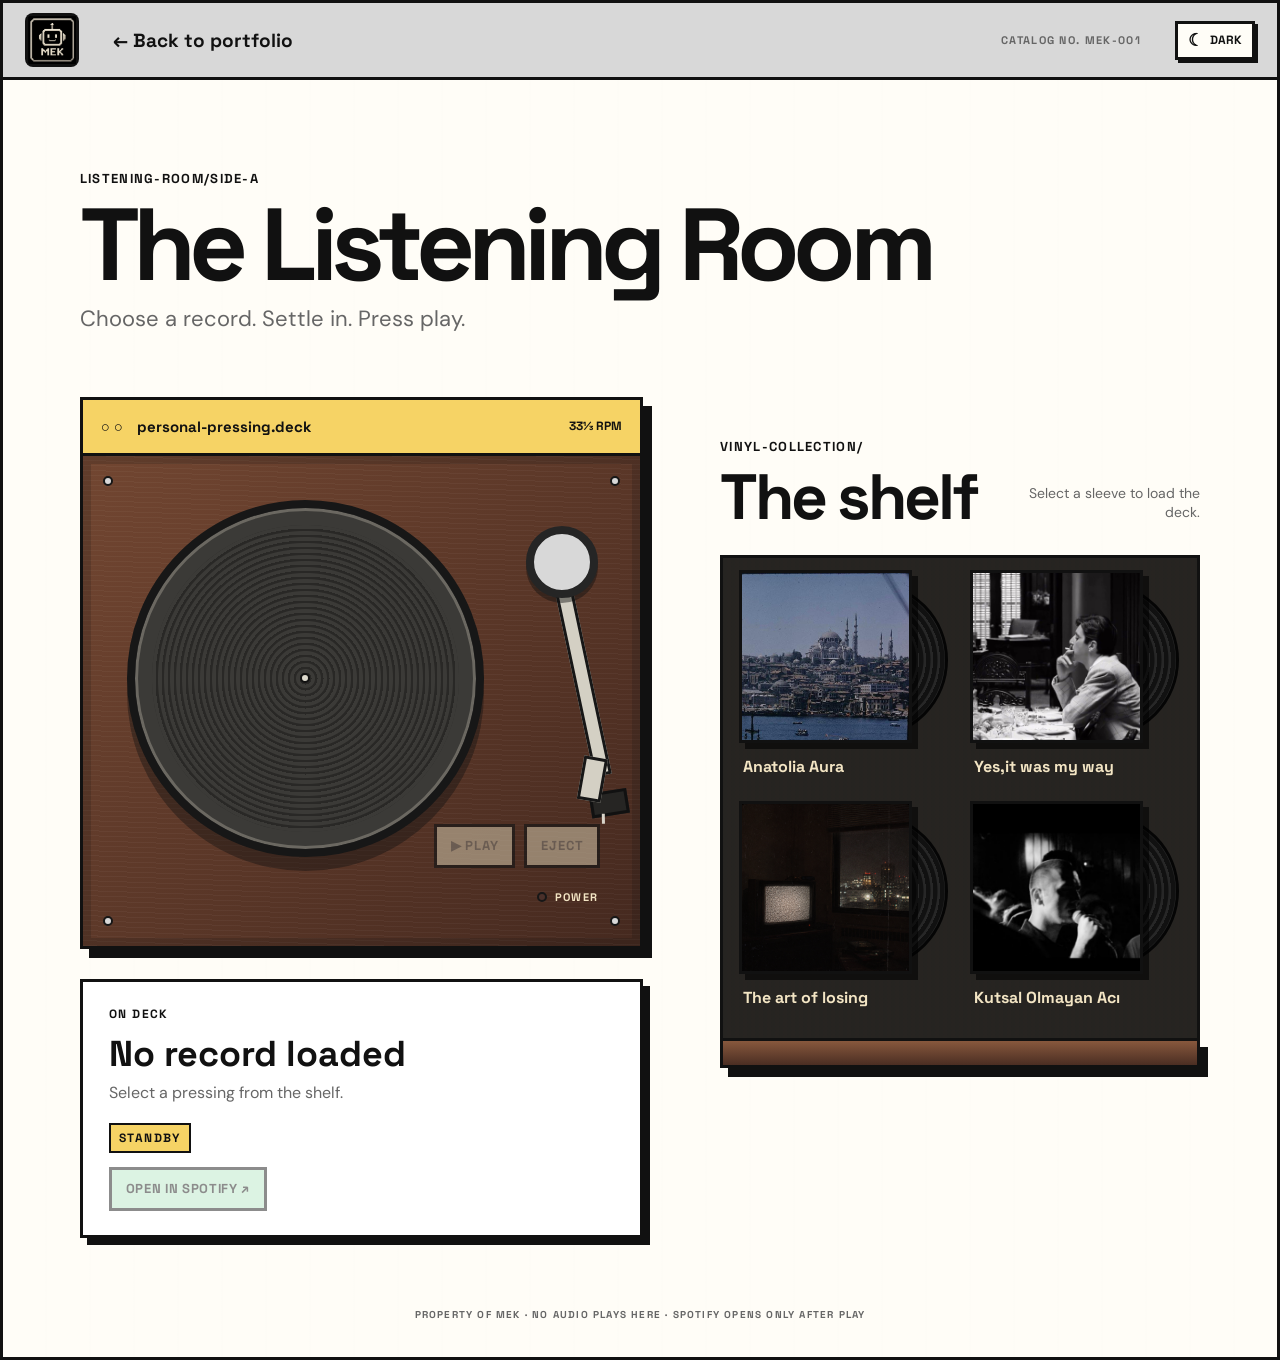
<file: listening-room.html>
<!doctype html>
<html lang="en">
<head>
  <meta charset="utf-8">
  <meta name="viewport" content="width=device-width,initial-scale=1">
  <meta name="description" content="A small interactive retro listening room by Mahmut Esat Kolay. Choose a record, place it on the turntable, and continue listening on Spotify.">
  <title>Listening Room | Mahmut Esat Kolay</title>
  <link rel="icon" type="image/png" href="assets/branding/mek-icon.png">
  <script>
    (() => {
      try {
        const savedTheme = localStorage.getItem("portfolio-theme");
        document.documentElement.dataset.theme = savedTheme === "dark" ? "dark" : "light";
      } catch (error) {
        document.documentElement.dataset.theme = "light";
      }
    })();
  </script>
  <link rel="stylesheet" href="style.css">
  <link rel="stylesheet" href="listening-room.css">
</head>

<body class="listening-room-page">
  <header class="topbar listening-room-topbar">
    <a class="logo" href="index.html" aria-label="Return to Mahmut Esat Kolay portfolio">
      <img src="assets/branding/mek-icon.png" alt="MEK">
    </a>
    <nav aria-label="Listening Room navigation">
      <a href="index.html">← Back to portfolio</a>
    </nav>
    <span class="room-catalog" aria-hidden="true">CATALOG NO. MEK-001</span>
    <button id="theme-toggle" class="theme-toggle" type="button" aria-label="Switch to dark mode">
      <span class="theme-icon" aria-hidden="true">☾</span>
      <span class="theme-label">DARK</span>
    </button>
  </header>

  <main class="listening-room-main">
    <header class="room-intro">
      <p class="file">listening-room/side-a</p>
      <h1>The Listening Room</h1>
      <p>Choose a record. Settle in. Press play.</p>
    </header>

    <section class="room-console" aria-label="Interactive listening room">
      <div class="turntable-column">
        <div class="turntable-window window">
          <div class="windowbar room-windowbar">
            <span aria-hidden="true">○ ○</span>
            <b>personal-pressing.deck</b>
            <span>33⅓ RPM</span>
          </div>

          <div class="turntable" id="turntable">
            <span class="deck-screw screw-one" aria-hidden="true"></span>
            <span class="deck-screw screw-two" aria-hidden="true"></span>
            <span class="deck-screw screw-three" aria-hidden="true"></span>
            <span class="deck-screw screw-four" aria-hidden="true"></span>

            <div class="platter" id="platter" aria-hidden="true">
              <div class="platter-rings"></div>
              <div class="mounted-record" id="mounted-record">
                <span class="mounted-label" id="mounted-label"></span>
              </div>
              <span class="spindle"></span>
            </div>

            <div class="tonearm-assembly" aria-hidden="true">
              <span class="tonearm-pivot"></span>
              <div class="tonearm" id="tonearm">
                <span class="tonearm-head"></span>
              </div>
            </div>

            <div class="power-readout">
              <span class="power-led" id="power-led" aria-hidden="true"></span>
              <span>POWER</span>
            </div>

            <div class="deck-controls">
              <button class="deck-button play-button" id="play-record" type="button" disabled>
                <span aria-hidden="true">▶</span> Play
              </button>
              <button class="deck-button eject-button" id="eject-record" type="button" disabled>
                Eject
              </button>
            </div>
          </div>
        </div>

        <section class="now-loaded" aria-labelledby="now-loaded-label">
          <p class="now-loaded-label" id="now-loaded-label">On deck</p>
          <h2 id="record-title">No record loaded</h2>
          <p id="record-subtitle">Select a pressing from the shelf.</p>
          <p class="room-status" id="room-status" role="status" aria-live="polite">STANDBY</p>
          <button class="spotify-button" id="open-spotify" type="button" disabled>
            Open in Spotify <span aria-hidden="true">↗</span>
          </button>
        </section>
      </div>

      <section class="collection-column" aria-labelledby="collection-title">
        <div class="collection-heading">
          <div>
            <p class="file">vinyl-collection/</p>
            <h2 id="collection-title">The shelf</h2>
          </div>
          <p>Select a sleeve to load the deck.</p>
        </div>

        <div class="record-shelf" id="record-shelf" aria-label="Playlist records"></div>
        <div class="shelf-base" aria-hidden="true"></div>
      </section>
    </section>

    <p class="room-footnote">PROPERTY OF MEK · NO AUDIO PLAYS HERE · SPOTIFY OPENS ONLY AFTER PLAY</p>
  </main>

  <script src="script.js"></script>
  <script src="listening-room.js"></script>
</body>
</html>
</file>
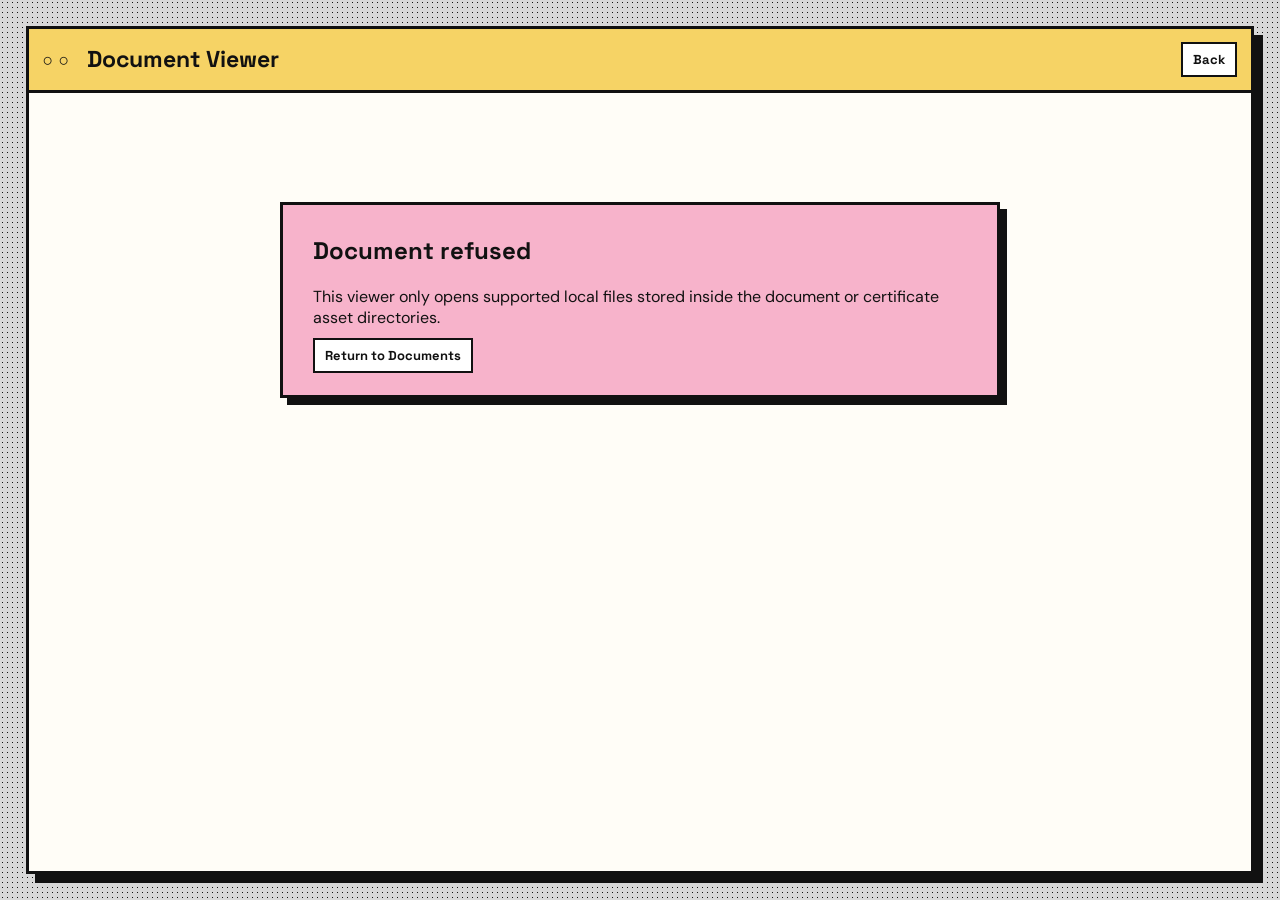
<file: viewer.html>
<!doctype html>
<html lang="en">
<head>
  <meta charset="utf-8">
  <meta name="viewport" content="width=device-width,initial-scale=1">
  <title>Document Viewer · Mahmut Esat Kolay</title>
  <script>
    (() => {
      try {
        const savedTheme = localStorage.getItem("portfolio-theme");
        document.documentElement.dataset.theme = savedTheme === "dark" ? "dark" : "light";
      } catch (error) {
        document.documentElement.dataset.theme = "light";
      }
    })();
  </script>
  <link rel="stylesheet" href="style.css">
  <style>
    .viewer-page {
      min-height: 100vh;
      padding: clamp(12px, 2vw, 28px);
      background-color: var(--chrome);
      color: var(--ink);
      background-image: radial-gradient(var(--dot) 0.7px, transparent 0.7px);
      background-size: 5px 5px;
    }

    .viewer-window {
      width: 100%;
      max-width: none;
      min-height: calc(100vh - clamp(24px, 4vw, 56px));
      margin: 0;
      display: flex;
      flex-direction: column;
      border: var(--line);
      background: var(--paper);
      box-shadow: 9px 9px 0 var(--hard-shadow);
    }

    .viewer-toolbar {
      min-height: 64px;
      padding: 10px 14px;
      display: grid;
      grid-template-columns: auto minmax(0, 1fr) auto;
      align-items: center;
      gap: 18px;
      border-bottom: var(--line);
      background: var(--yellow);
    }

    .viewer-dots {
      white-space: nowrap;
      font: 700 18px "Space Grotesk";
    }

    .viewer-title {
      overflow: hidden;
      margin: 0;
      font: 700 clamp(17px, 2vw, 23px) "Space Grotesk";
      text-overflow: ellipsis;
      white-space: nowrap;
    }

    .viewer-actions {
      display: flex;
      flex-wrap: wrap;
      justify-content: flex-end;
      gap: 8px;
    }

    .viewer-action {
      padding: 7px 10px;
      border: 2px solid var(--ink);
      background: var(--surface);
      color: var(--ink);
      font: 700 13px "Space Grotesk";
      text-decoration: none;
    }

    .viewer-action:hover,
    .viewer-action:focus-visible { background: var(--chrome); }

    .viewer-content {
      flex: 1;
      min-height: 0;
      padding: clamp(10px, 1.5vw, 20px);
    }

    .viewer-document {
      width: 100%;
      height: calc(100vh - 130px);
      min-height: 480px;
      display: block;
      border: var(--line);
      background: #fff;
    }

    .viewer-image {
      width: 100%;
      height: calc(100vh - 130px);
      min-height: 480px;
      display: block;
      border: var(--line);
      background: var(--surface);
      object-fit: contain;
    }

    .viewer-fallback {
      padding: 30px;
      font-weight: 700;
    }

    .viewer-error {
      max-width: 720px;
      margin: 10vh auto;
      padding: 30px;
      border: var(--line);
      background: var(--pink);
      box-shadow: 7px 7px 0 var(--hard-shadow);
    }

    .viewer-error h2 { margin-top: 0; font-family: "Space Grotesk"; }

    [hidden] { display: none !important; }

    @media (max-width: 720px) {
      .viewer-page { padding: 8px; overflow-x: clip; }
      .viewer-window {
        min-height: calc(100dvh - 16px);
        box-shadow: 5px 5px 0 var(--hard-shadow);
      }
      .viewer-toolbar {
        grid-template-columns: auto minmax(0, 1fr);
        gap: 10px;
      }

      .viewer-actions { grid-column: 1 / -1; justify-content: flex-start; }
      .viewer-action { min-height: 40px; display: inline-flex; align-items: center; }
      .viewer-content { padding: 8px; }
      .viewer-document,
      .viewer-image {
        height: calc(100dvh - 190px);
        min-height: 260px;
      }
    }

    @media (max-width: 430px) {
      .viewer-title { white-space: normal; overflow-wrap: anywhere; }
      .viewer-toolbar { padding: 8px; }
      .viewer-actions { width: 100%; }
      .viewer-action { flex: 1 1 auto; justify-content: center; }
      .viewer-document,
      .viewer-image { height: calc(100dvh - 220px); }
    }
  </style>
</head>
<body class="viewer-page">
  <main class="viewer-window" aria-labelledby="viewer-title">
    <header class="viewer-toolbar">
      <span class="viewer-dots" aria-hidden="true">○ ○</span>
      <h1 class="viewer-title" id="viewer-title">Document Viewer</h1>
      <nav class="viewer-actions" aria-label="Document actions">
        <button class="viewer-action" id="viewer-back" type="button">Back</button>
        <a class="viewer-action" id="viewer-original" href="#" target="_blank" rel="noopener">Open original <span class="external-arrow">↗</span></a>
        <a class="viewer-action" id="viewer-download" href="#" download>Download ↓</a>
      </nav>
    </header>

    <section class="viewer-content" id="viewer-content">
      <object class="viewer-document" id="viewer-document" type="application/pdf">
        <p class="viewer-fallback">This browser cannot display PDFs here. <a id="viewer-fallback-link" href="#">Open the original document.</a></p>
      </object>
      <img class="viewer-image" id="viewer-image" alt="" hidden>

      <div class="viewer-error" id="viewer-error" hidden>
        <h2>Document refused</h2>
        <p>This viewer only opens supported local files stored inside the document or certificate asset directories.</p>
        <a class="viewer-action" href="index.html#documents">Return to Documents</a>
      </div>
    </section>
  </main>

  <script src="script.js"></script>
  <script>
    (() => {
      const parameters = new URLSearchParams(window.location.search);
      const file = parameters.get("file") || "";
      const requestedTitle = parameters.get("title") || "Document Viewer";
      const pathSegments = file.split("/");
      const extension = file.split(".").pop().toLowerCase();
      const allowedRoot = file.startsWith("assets/documents/") ||
        file.startsWith("assets/certificates/");
      const isPdf = extension === "pdf";
      const isImage = ["png", "jpg", "jpeg", "webp"].includes(extension);
      const validAssetFile = allowedRoot &&
        (isPdf || isImage) &&
        !/[\\\u0000-\u001f\u007f]/.test(file) &&
        !file.includes(":") &&
        !file.includes("?") &&
        !file.includes("#") &&
        !pathSegments.some((segment) => segment === "." || segment === "..");

      const title = document.querySelector("#viewer-title");
      const documentObject = document.querySelector("#viewer-document");
      const image = document.querySelector("#viewer-image");
      const error = document.querySelector("#viewer-error");
      const original = document.querySelector("#viewer-original");
      const download = document.querySelector("#viewer-download");
      const fallback = document.querySelector("#viewer-fallback-link");
      const back = document.querySelector("#viewer-back");

      title.textContent = requestedTitle.slice(0, 120);
      document.title = `${title.textContent} · Document Viewer`;

      back.addEventListener("click", () => {
        if (window.history.length > 1) {
          window.history.back();
        } else {
          window.location.href = "index.html#documents";
        }
      });

      if (!validAssetFile) {
        documentObject.hidden = true;
        image.hidden = true;
        error.hidden = false;
        original.hidden = true;
        download.hidden = true;
        return;
      }

      if (isPdf) {
        documentObject.data = file;
      } else {
        documentObject.hidden = true;
        image.src = file;
        image.alt = title.textContent;
        image.hidden = false;
      }
      original.href = file;
      download.href = file;
      fallback.href = file;
    })();
  </script>
</body>
</html>
</file>
<file: style.css>
@import url(
  'https://fonts.googleapis.com/css2?family=DM+Sans:wght@400;600;700&family=Space+Grotesk:wght@600;700&display=swap'
);


:root {

  --ink: #111111;

  --paper: #fffdf7;

  --chrome: #d8d8d8;

  --yellow: #f6d365;

  --blue: #9fd3ff;

  --pink: #f7b3cb;

  --green: #b8e7c5;

  --lav: #c8b7ff;

  --surface: #ffffff;

  --muted: #666666;

  --desktop-bg: #111111;

  --hard-shadow: #111111;

  --dot: #111111;

  --placeholder: #eeeeea;

  --placeholder-dot: #aaaaaa;

  --nav-height: 80px;

  --line: 3px solid var(--ink);

}

html[data-theme="dark"] {
  color-scheme: dark;
  --ink: #f3f0e8;
  --paper: #111315;
  --chrome: #26292d;
  --surface: #181b1f;
  --muted: #aaa9a4;
  --desktop-bg: #08090a;
  --hard-shadow: #d8d3c8;
  --dot: #686b70;
  --placeholder: #20242a;
  --placeholder-dot: #575c63;
  --yellow: #735f29;
  --blue: #294e68;
  --pink: #704052;
  --green: #365b47;
  --lav: #514778;
}


* {

  box-sizing: border-box;

}


html {

  scroll-behavior: smooth;

}


body {

  margin: 0;

  background: #111;

  color: #111;

  font-family:
    "DM Sans",
    sans-serif;

}


a {

  color: inherit;

}


/* ================================
   NAVBAR
================================ */

.topbar {

  position: sticky;

  top: 0;

  z-index: 20;

  max-width: 1500px;

  margin: auto;

  padding: 10px 22px;

  display: flex;

  align-items: center;

  gap: 34px;

  background: var(--chrome);

  border: var(--line);

}


.logo {

  display: grid;

  place-items: center;

  width: 54px;

  height: 54px;

  padding: 3px;

  overflow: hidden;

  background: #111;

  border-radius: 8px;

  text-decoration: none;

  font-weight: 700;

}

.logo img {
  width: 100%;
  height: 100%;
  display: block;
  object-fit: cover;
}


nav {

  display: flex;

  gap: 30px;

  flex-wrap: wrap;

}


nav a {

  font:

    700 19px
    "Space Grotesk";

  text-decoration: none;

}


nav a:hover {

  text-decoration: underline;

}

nav a.doom-link:hover,
nav a.doom-link:focus-visible {
  text-decoration-line: underline;
  text-decoration-style: dashed;
  text-underline-offset: 4px;
}

@media (prefers-reduced-motion: no-preference) {
  nav a.doom-link:hover {
    animation: doom-link-flicker 180ms steps(2, end) 1;
  }
}

@keyframes doom-link-flicker {
  50% { opacity: 0.45; }
}


/* ================================
   MAIN
================================ */

main {

  max-width: 1500px;

  margin: auto;

  background: var(--paper);

  border-left: var(--line);

  border-right: var(--line);

}


/* ================================
   GENERAL SECTION
================================ */

.section {

  padding:

    88px
    clamp(
      22px,
      7vw,
      105px
    );

  border-bottom: var(--line);

}


/* retro dot background */

.pattern {

  background-color: #ffffff;

  background-image:

    radial-gradient(
      #111 0.7px,
      transparent 0.7px
    );

  background-size:

    5px
    5px;

}


/* ================================
   HERO
================================ */

.hero {

  min-height:

    calc(
      100vh - 77px
    );

  display: grid;

  grid-template-columns:

    1fr
    0.9fr;

  gap: 60px;

  align-items: center;

}


.hero h1 {

  font:

    700
    clamp(
      64px,
      8vw,
      128px
    )
    / 0.95
    "Space Grotesk";

  letter-spacing: -0.06em;

  margin: 0;

}


.kicker,
.file {

  font:

    700 13px
    "Space Grotesk";

  text-transform: uppercase;

  letter-spacing: 0.1em;

}


.lead {

  font-size: 21px;

  line-height: 1.55;

  max-width: 650px;

}


/* ================================
   BUTTON
================================ */

.btn {

  display: inline-block;

  padding:

    14px
    20px;

  background:

    var(--chrome);

  border:

    var(--line);

  box-shadow:

    6px 6px
    0 #111;

  text-decoration: none;

  font-weight: 700;

}

.listening-room-entry {
  width: fit-content;
  margin: 18px 0 0;
  padding: 5px 2px;
  display: flex;
  align-items: center;
  gap: 8px;
  color: var(--muted);
  font: 700 13px "Space Grotesk";
  letter-spacing: 0.08em;
  text-decoration: none;
  text-transform: uppercase;
}

.listening-room-entry span {
  color: var(--ink);
  font-size: 17px;
}

.listening-room-entry:hover,
.listening-room-entry:focus-visible {
  color: var(--ink);
  text-decoration: underline;
  text-decoration-style: dashed;
  text-underline-offset: 5px;
}

@media (prefers-reduced-motion: no-preference) {
  .listening-room-entry span {
    transition: transform 180ms ease;
  }

  .listening-room-entry:hover span {
    transform: rotate(35deg);
  }
}


/* ================================
   RETRO WINDOW
================================ */

.window {

  background: #ffffff;

  border: var(--line);

  box-shadow:

    9px
    9px
    0 #111;

}


.windowbar {

  min-height: 56px;

  padding:

    12px
    18px;

  background:

    var(--chrome);

  border-bottom:

    var(--line);

  display: flex;

  justify-content:

    space-between;

  align-items: center;

  font:

    700 15px
    "Space Grotesk";

}


/* ================================
   PROFILE
================================ */

.profilebox {

  padding: 34px;

  text-align: center;

  background:

    var(--yellow);

}


.profilebox img {

  width: 210px;

  height: 210px;

  border-radius: 0;

  object-fit: cover;

  border:

    var(--line);

  background: white;

}


.profilebox h2 {

  font:

    700 30px
    "Space Grotesk";

}


/* ================================
   QUICK LINKS
================================ */

.quick {

  grid-column:

    1 / -1;

}


.quickgrid {

  display: grid;

  grid-template-columns:

    repeat(
      4,
      1fr
    );

  border:

    var(--line);

}


.quickgrid a {

  padding: 20px;

  background:

    var(--chrome);

  font-weight: 700;

  text-decoration: none;

  border-right:

    var(--line);

}


.quickgrid a:last-child {

  border-right: 0;

}


.quickgrid a:hover {

  background:

    var(--yellow);

}


/* ================================
   TITLE
================================ */

.title {

  font:

    700
    clamp(
      52px,
      6vw,
      90px
    )
    / 0.95
    "Space Grotesk";

  letter-spacing:

    -0.06em;

  margin:

    0
    0
    50px;

}


/* ================================
   EXPERIENCE TIMELINE
================================ */

.timeline {

  max-width: 1080px;

  margin: auto;

}


.timeline article {

  display: grid;

  grid-template-columns:

    120px
    28px
    82px
    1fr;

  gap: 16px;

  min-height: 150px;

  position: relative;

}


.timeline article::before {

  content: "";

  position: absolute;

  left: 133px;

  top: 20px;

  bottom: -20px;

  width: 2px;

  background:

    #bbbbbb;

}


.timeline article:last-child::before {

  display: none;

}


.timeline time {

  text-align: right;

  font-weight: 700;

  color: #777;

  padding-top: 8px;

}


.timeline i {

  width: 14px;

  height: 14px;

  border-radius: 50%;

  background: #111;

  margin: 10px auto;

  z-index: 2;

}


.timeline img {

  width: 80px;

  height: 80px;

  object-fit: contain;

  background: white;

  border:

    1px solid #dddddd;

}


.timeline h3 {

  font:

    700 27px
    "Space Grotesk";

  margin:

    0
    0
    3px;

}


.timeline p {

  font-size: 17px;

  line-height: 1.5;

}


/* ================================
   PROJECTS
================================ */

.cards {

  display: grid;

  grid-template-columns:

    repeat(
      2,
      1fr
    );

  gap: 50px;

}


.cover {

  aspect-ratio:

    16 / 7;

  display: grid;

  place-items: center;

  border-bottom:

    var(--line);

  font-weight: 700;

}


.blue {

  background:

    var(--blue);

}


.pink {

  background:

    var(--pink);

}


.green {

  background:

    var(--green);

}


.lavender {

  background:

    var(--lav);

}


.body {

  padding: 28px;

}


.body h3 {

  font:

    700 30px
    "Space Grotesk";

  margin:

    0
    0
    12px;

}


.body p {

  font-size: 17px;

  line-height: 1.5;

}


.body strong {

  display: block;

  margin-top: 12px;

}


/* ================================
   CERTIFICATES
================================ */

.files {

  background: white;

  border:

    var(--line);

}


.files div {

  padding:

    20px
    24px;

  border-bottom:

    var(--line);

  display: flex;

  justify-content:

    space-between;

  font-weight: 700;

}


.files div:last-child {

  border-bottom: 0;

}


.files span {

  color:

    #777777;

  font-weight:

    400;

}

.certificate-grid {
  display: grid;
  grid-template-columns: repeat(2, minmax(0, 1fr));
  gap: 30px;
}

.certificate-card {
  min-width: 0;
  display: flex;
  flex-direction: column;
}

.certificate-card .windowbar {
  min-width: 0;
  align-items: flex-start;
}

.certificate-card .windowbar b {
  min-width: 0;
  overflow-wrap: anywhere;
}

.certificate-body {
  flex: 1;
  padding: 22px 24px 24px;
  display: grid;
  grid-template-columns: 1fr auto;
  align-items: end;
  gap: 12px 18px;
  background: #fff;
}

.certificate-body h3 {
  grid-column: 1 / -1;
  margin: 0;
  font: 700 22px / 1.25 "Space Grotesk";
  overflow-wrap: anywhere;
}

.certificate-body span {
  color: #666;
  font-weight: 700;
}

.certificate-body a {
  padding: 7px 10px;
  border: 2px solid var(--ink);
  background: var(--chrome);
  font: 700 14px "Space Grotesk";
  text-decoration: none;
}

.certificate-body a:hover,
.certificate-body a:focus-visible {
  background: var(--yellow);
}


/* ================================
   DOCUMENTS
================================ */

.doc {

  max-width:

    620px;

}


.doc a {

  display: block;

  padding:

    30px;

  font:

    700 22px
    "Space Grotesk";

  text-decoration:

    none;

}


.doc a:hover {

  background:

    var(--yellow);

}


/* ================================
   CONTACT
================================ */

.contact {

  background:

    var(--yellow);

  text-align:

    center;

}


.contact p:last-child {

  font:

    700 22px
    "Space Grotesk";

}


/* ================================
   TABLET
================================ */

@media
(max-width: 900px) {

  .hero {

    grid-template-columns:

      1fr;

  }


  .quickgrid,
  .cards {

    grid-template-columns:

      1fr 1fr;

  }


  .timeline article {

    grid-template-columns:

      90px
      24px
      60px
      1fr;

  }


  .timeline article::before {

    left: 101px;

  }


  .timeline img {

    width: 58px;

    height: 58px;

  }


}


/* ================================
   MOBILE
================================ */

@media
(max-width: 620px) {

  .topbar {

    position:

      relative;

    align-items:

      flex-start;

  }


  .section {

    padding:

      58px
      18px;

  }


  .hero h1 {

    font-size:

      62px;

  }


  .quickgrid,
  .cards {

    grid-template-columns:

      1fr;

  }


  .timeline article {

    grid-template-columns:

      68px
      18px
      1fr;

  }


  .timeline article::before {

    left:

      76px;

  }


  .timeline img {

    grid-column:

      3;

  }


  .timeline article > div {

    grid-column:

      3;

  }


}


/* 2026 portfolio refinements */

body {
  cursor: default;
  overflow-x: hidden;
}

a,
button,
[role="button"] {
  cursor: pointer;
}

input,
textarea {
  cursor: text;
}

.profilebox img {
  width: 170px;
  height: 170px;
  object-position: center 38%;
}

.profilebox h2 {
  margin: 22px 0 8px;
}

.profile-title {
  margin: 0 0 7px;
  font: 700 17px "Space Grotesk";
}

.profile-meta {
  margin: 0;
  color: #5f5f5f;
  font-size: 15px;
}

.competitions-section {
  background: #fff;
}

.competition-list {
  border: var(--line);
  background: #fff;
}

.competition-list article {
  display: grid;
  grid-template-columns: 130px 1fr;
  gap: 28px;
  padding: 30px;
  border-bottom: var(--line);
}

.competition-list article:last-child {
  border-bottom: 0;
}

.competition-list span {
  font: 700 clamp(44px, 5vw, 72px) / 0.9 "Space Grotesk";
  letter-spacing: -0.06em;
}

.competition-list h3 {
  margin: 0 0 8px;
  font: 700 25px "Space Grotesk";
}

.competition-list p {
  max-width: 850px;
  margin: 0;
  font-size: 17px;
  line-height: 1.55;
}

.project .windowbar {
  justify-content: flex-start;
  gap: 13px;
}

.project-blue .windowbar { background: var(--blue); }
.project-pink .windowbar { background: var(--pink); }
.project-green .windowbar { background: var(--green); }
.project-lavender .windowbar { background: var(--lav); }

.project .cover {
  background: #f4f4f1;
  color: #6c6c6c;
}

.project-actions {
  display: flex;
  gap: 12px;
  margin-top: 24px;
  padding-top: 18px;
  border-top: 2px solid var(--ink);
}

.project-actions a {
  padding: 7px 10px;
  border: 2px solid var(--ink);
  background: #fff;
  font: 700 14px "Space Grotesk";
  text-decoration: none;
}

.project-actions a:hover {
  background: var(--chrome);
}

.skills-grid {
  display: grid;
  grid-template-columns: repeat(2, minmax(0, 1fr));
  gap: 24px;
}

.skills-grid article {
  min-width: 0;
  padding: 28px;
  border: var(--line);
  box-shadow: 6px 6px 0 #111;
}

.skills-grid h3 {
  margin: 0 0 12px;
  font: 700 24px "Space Grotesk";
}

.skills-grid p {
  margin: 0;
  font-size: 17px;
  line-height: 1.55;
}

.skill-blue { background: var(--blue); }
.skill-pink { background: var(--pink); }
.skill-green { background: var(--green); }
.skill-yellow { background: var(--yellow); }
.skill-lavender { background: var(--lav); }

@media (max-width: 900px) {
  .skills-grid { grid-template-columns: 1fr; }
}

@media (max-width: 620px) {
  .competition-list article {
    grid-template-columns: 1fr;
    gap: 15px;
    padding: 24px 20px;
  }

  .competition-list span { font-size: 46px; }
  .window { box-shadow: 6px 6px 0 #111; }
  .profilebox { padding: 28px 18px; }
  .profilebox img { width: 165px; height: 165px; }
}

/* Horizontal project desktop strip */

.cards {
  display: flex;
  grid-template-columns: none;
  gap: 34px;
  width: 100%;
  padding: 4px 10px 20px 4px;
  overflow-x: auto;
  overflow-y: hidden;
  scroll-behavior: smooth;
  scroll-snap-type: x mandatory;
  scrollbar-width: thin;
  scrollbar-color: var(--ink) var(--chrome);
  overscroll-behavior-inline: contain;
}

.cards::-webkit-scrollbar { height: 9px; }
.cards::-webkit-scrollbar-track { background: var(--chrome); }
.cards::-webkit-scrollbar-thumb { background: var(--ink); }

.project-card {
  flex: 0 0 min(78vw, 1100px);
  min-width: 0;
  scroll-snap-align: start;
  scroll-snap-stop: normal;
}

/* Clickable archive rows */

.files a {
  padding: 20px 24px;
  border-bottom: var(--line);
  display: flex;
  justify-content: space-between;
  gap: 24px;
  color: inherit;
  font-weight: 700;
  text-decoration: none;
}

.files a:last-child { border-bottom: 0; }
.files a:hover,
.files a:focus-visible { background: var(--yellow); }
.files a[data-state="missing"] span { color: #666; font-weight: 400; }

/* Reusable document chrome colors */

.doc-yellow { background: var(--yellow); }
.doc-blue { background: var(--blue); }
.doc-pink { background: var(--pink); }
.doc-green { background: var(--green); }
.doc-lavender { background: var(--lav); }

@media (max-width: 620px) {
  .project-card { flex-basis: 88vw; }

  .cards {
    gap: 20px;
    padding-bottom: 16px;
  }

  .files a {
    align-items: flex-start;
    flex-direction: column;
    gap: 5px;
  }
}


/* Rich project content and deferred local artwork */

.project-yellow .windowbar {
  background: var(--yellow);
}

.project-media {
  position: relative;
  width: 100%;
  aspect-ratio: 16 / 7;
  overflow: hidden;
  border-bottom: var(--line);
  background: #eeeeea;
}

.project-media img {
  width: 100%;
  height: 100%;
  display: block;
  object-fit: cover;
  object-position: center;
}

.project-media img[hidden],
.highlight-image-wrap img[hidden] {
  display: none !important;
}

.project-placeholder {
  position: absolute;
  inset: 0;
  display: grid;
  place-content: center;
  justify-items: center;
  gap: 8px;
  color: #555;
  background-color: #eeeeea;
  background-image: radial-gradient(#aaa 0.7px, transparent 0.7px);
  background-size: 6px 6px;
  font: 700 15px "Space Grotesk";
  letter-spacing: 0.12em;
}

.project-placeholder span {
  color: var(--ink);
  font-size: 34px;
  line-height: 1;
}

.project-media.has-image .project-placeholder {
  display: none;
}

.project .body {
  padding: 24px 28px 26px;
}

.project .body h3 {
  margin-bottom: 5px;
  font-size: clamp(25px, 2.2vw, 31px);
  line-height: 1.08;
}

.project-subtitle {
  margin: 0 0 13px !important;
  color: #555;
  font: 700 16px "Space Grotesk";
}

.project-copy p {
  margin: 0 0 9px;
  font-size: 15.5px;
  line-height: 1.42;
}

.project-copy p:last-child {
  margin-bottom: 0;
}

.project-tech {
  margin: 14px 0 0 !important;
  padding: 9px 10px;
  border-left: 4px solid var(--ink);
  background: #f0f0ed;
  font: 700 13.5px / 1.35 "Space Grotesk";
}

.project-result {
  margin-top: 11px !important;
  font-size: 14px;
  line-height: 1.35;
}

.project-actions {
  flex-wrap: wrap;
  margin-top: 17px;
  padding-top: 13px;
}

.external-arrow {
  display: inline-block;
  margin-left: 0.15em;
  font-size: 1.08em;
  font-weight: 900;
  line-height: 1;
}

.experience-link {
  display: inline-block;
  margin: 0 0 25px;
  padding-bottom: 2px;
  border-bottom: 2px solid var(--ink);
  font-weight: 700;
  text-decoration: none;
}

@media (min-width: 769px) and (prefers-reduced-motion: no-preference) {
  .is-scroll-driven .projects-track {
    align-items: flex-start;
  }

  .is-scroll-driven .project-card .project-media {
    height: clamp(135px, 20vh, 210px);
    aspect-ratio: auto;
  }
}

@media (min-width: 769px) and (max-height: 820px) and (prefers-reduced-motion: no-preference) {
  .is-scroll-driven .project-card .project-media {
    height: 115px;
  }

  .is-scroll-driven .project .body {
    padding: 17px 22px 19px;
  }

  .is-scroll-driven .project .body h3 {
    font-size: 23px;
  }

  .is-scroll-driven .project-copy p {
    font-size: 14px;
    line-height: 1.3;
  }

  .is-scroll-driven .project-tech {
    margin-top: 8px !important;
    padding: 6px 8px;
    font-size: 12px;
  }

  .is-scroll-driven .project-result {
    margin-top: 7px !important;
    font-size: 12.5px;
  }
}

/* Larger portrait with a little more breathing room. */

.profilebox { padding: 40px 34px; }

.profilebox img {
  width: 220px;
  height: 220px;
  max-width: 100%;
  object-fit: cover;
  object-position: center 35%;
}

@media (max-width: 620px) {
  .profilebox { padding: 30px 18px; }
  .profilebox img { width: 210px; height: 210px; }
}


/* Scroll-driven projects: vertical fallback first, pinned enhancement on desktop. */

.projects-scroll-section {
  padding: 88px clamp(22px, 7vw, 105px);
  border-bottom: var(--line);
  background: var(--paper);
  scroll-margin-top: 0;
}

.projects-heading .title {
  margin-bottom: 34px;
}

.projects-viewport {
  min-width: 0;
}

.projects-track {
  display: grid;
  grid-template-columns: repeat(2, minmax(0, 1fr));
  gap: 50px;
  width: 100%;
  padding: 4px 10px 20px 4px;
  overflow: visible;
  scroll-snap-type: none;
  scrollbar-width: none;
  transform: none;
}

.projects-track::-webkit-scrollbar {
  display: none;
}

.projects-track .project-card {
  width: auto;
  min-width: 0;
  scroll-snap-align: none;
}

@media (min-width: 769px) and (prefers-reduced-motion: no-preference) {
  .projects-scroll-section.is-scroll-driven {
    position: relative;
    height: var(--projects-scroll-height, 100vh);
    padding: 0;
  }

  .is-scroll-driven .projects-sticky {
    position: sticky;
    top: 0;
    height: 100vh;
    padding: clamp(82px, 10vh, 105px) clamp(22px, 7vw, 105px) 28px;
    overflow: hidden;
    background: var(--paper);
  }

  .is-scroll-driven .projects-heading .title {
    margin-bottom: clamp(18px, 3vh, 30px);
    font-size: clamp(48px, 5vw, 72px);
  }

  .is-scroll-driven .projects-viewport {
    width: 100%;
    overflow: hidden;
  }

  .is-scroll-driven .projects-track {
    display: flex;
    width: max-content;
    gap: clamp(40px, 4vw, 60px);
    padding: 4px 12px 16px 4px;
    overflow: visible;
    will-change: transform;
  }

  .is-scroll-driven .project-card {
    flex: 0 0 min(72vw, 920px);
    width: min(72vw, 920px);
  }

  .is-scroll-driven .project-card .cover {
    height: clamp(150px, 25vh, 260px);
    aspect-ratio: auto;
  }
}

@media (min-width: 769px) and (max-height: 720px) and (prefers-reduced-motion: no-preference) {
  .is-scroll-driven .projects-sticky {
    padding-top: 78px;
  }

  .is-scroll-driven .projects-heading .file {
    margin: 0 0 6px;
  }

  .is-scroll-driven .projects-heading .title {
    margin-bottom: 14px;
    font-size: 46px;
  }

  .is-scroll-driven .project-card .cover {
    height: 130px;
  }

  .is-scroll-driven .project-card .body {
    padding: 20px 24px;
  }

  .is-scroll-driven .project-card .body h3 {
    font-size: 25px;
  }

  .is-scroll-driven .project-card .body p {
    margin: 8px 0;
  }

  .is-scroll-driven .project-actions {
    margin-top: 14px;
    padding-top: 12px;
  }
}

@media (max-width: 768px), (prefers-reduced-motion: reduce) {
  .projects-scroll-section {
    height: auto !important;
  }

  .projects-sticky {
    position: static;
    height: auto;
    overflow: visible;
  }

  .projects-track {
    grid-template-columns: 1fr;
    transform: none !important;
  }
}

/* Shared pinned-horizontal behavior for Projects and Highlights. */

.highlights-scroll-section {
  padding: 88px clamp(22px, 7vw, 105px);
  border-bottom: var(--line);
  background: var(--paper);
  scroll-margin-top: 0;
}

.highlight-image-wrap .highlight-image--contain {
  object-fit: contain;
  object-position: center center;
  background: #000;
}

.highlight-card .highlight-caption {
  flex-direction: column;
  align-items: flex-start;
  justify-content: center;
}

.highlight-caption p {
  margin: 6px 0 0;
  color: var(--muted);
  font-size: 14px;
  line-height: 1.35;
}

@media (min-width: 769px) and (prefers-reduced-motion: no-preference) {
  .pinned-horizontal-section.is-scroll-driven {
    position: relative;
    height: var(--pinned-scroll-height, 100vh);
    padding: 0;
  }

  .is-scroll-driven > .pinned-horizontal-sticky {
    position: sticky;
    top: 0;
    height: 100vh;
    overflow: hidden;
  }

  .is-scroll-driven .pinned-horizontal-viewport {
    width: 100%;
    overflow: hidden;
  }

  .is-scroll-driven .pinned-horizontal-track {
    will-change: transform;
  }

  .highlights-scroll-section.is-scroll-driven .highlights-sticky {
    padding: clamp(58px, 8vh, 82px) clamp(22px, 7vw, 105px) 24px;
    background-color: var(--paper);
  }

  .is-scroll-driven .highlights-heading .title {
    margin: 0 0 14px;
    font-size: clamp(48px, 5vw, 72px);
  }

  .is-scroll-driven .highlights-intro {
    margin: 0 0 clamp(18px, 3vh, 28px);
  }

  .is-scroll-driven .highlights-rail {
    width: max-content;
    padding: 4px 12px 16px 4px;
    gap: clamp(40px, 4vw, 60px);
    overflow: visible;
    scroll-behavior: auto;
    scroll-snap-type: none;
    scrollbar-width: none;
  }

  .is-scroll-driven .highlights-rail::-webkit-scrollbar {
    display: none;
  }

  .is-scroll-driven .highlight-card {
    width: max(360px, min(72vw, 900px, calc(133.333vh - 493px)));
    flex: 0 0 max(360px, min(72vw, 900px, calc(133.333vh - 493px)));
    scroll-snap-align: none;
  }

  .is-scroll-driven .highlight-caption {
    height: 110px;
    min-height: 110px;
  }
}

@media (max-width: 768px), (prefers-reduced-motion: reduce) {
  .highlights-scroll-section {
    height: auto !important;
  }

  .highlights-sticky {
    position: static;
    height: auto;
    overflow: visible;
  }

  .highlights-track {
    transform: none !important;
  }
}

@media (max-width: 620px) {
  .highlights-scroll-section {
    padding: 58px 18px;
  }
}

html[data-theme="dark"] .highlights-scroll-section,
html[data-theme="dark"] .highlights-scroll-section.is-scroll-driven .highlights-sticky {
  background-color: var(--paper);
}

/* Career highlights rail and retro lightbox. */

.highlights-intro {
  max-width: 720px;
  margin: -28px 0 34px;
  color: var(--muted);
  font-size: 17px;
  line-height: 1.5;
}

.highlights-rail {
  width: 100%;
  padding: 6px 12px 22px 4px;
  display: flex;
  gap: 30px;
  overflow-x: auto;
  overflow-y: hidden;
  scroll-behavior: smooth;
  scroll-snap-type: x mandatory;
  scrollbar-width: thin;
  scrollbar-color: var(--ink) var(--chrome);
  overscroll-behavior-inline: contain;
}

.highlights-rail::-webkit-scrollbar {
  height: 9px;
}

.highlights-rail::-webkit-scrollbar-track {
  background: var(--chrome);
}

.highlights-rail::-webkit-scrollbar-thumb {
  background: var(--ink);
}

.highlight-card {
  flex: 0 0 min(46vw, 650px);
  min-width: 0;
  overflow: hidden;
  scroll-snap-align: start;
  transition:
    transform 0.18s ease,
    box-shadow 0.18s ease;
}

.highlight-card:hover,
.highlight-card:focus-within {
  transform: translateY(-3px);
  box-shadow: 12px 12px 0 var(--hard-shadow);
}

.highlight-card .windowbar {
  min-height: 56px;
  justify-content: flex-start;
  gap: 12px;
}

.highlight-card .windowbar b {
  min-width: 0;
  overflow: hidden;
  text-overflow: ellipsis;
  white-space: nowrap;
}

.highlight-open {
  width: 100%;
  padding: 0;
  display: block;
  border: 0;
  border-radius: 0;
  background: var(--surface);
  color: var(--ink);
  text-align: left;
}

.highlight-open:focus-visible {
  outline: 4px solid var(--ink);
  outline-offset: -6px;
}

.highlight-image-wrap {
  position: relative;
  width: 100%;
  aspect-ratio: 4 / 3;
  overflow: hidden;
  border-bottom: var(--line);
  background-color: var(--placeholder);
  background-image: radial-gradient(var(--placeholder-dot) 0.7px, transparent 0.7px);
  background-size: 6px 6px;
}

.highlight-image-wrap img {
  width: 100%;
  height: 100%;
  display: block;
  object-fit: cover;
  object-position: center;
}

.highlight-image-wrap.has-image .highlight-placeholder {
  display: none;
}

.highlight-placeholder {
  position: absolute;
  inset: 0;
  display: grid;
  place-items: center;
  color: var(--muted);
  font: 700 16px "Space Grotesk";
  letter-spacing: 0.14em;
}

.highlight-caption {
  min-height: 92px;
  padding: 20px 22px;
  display: flex;
  align-items: center;
  background: var(--surface);
}

.highlight-caption h3 {
  margin: 0;
  font: 700 clamp(19px, 1.7vw, 25px) / 1.2 "Space Grotesk";
}

.highlight-lightbox {
  position: fixed;
  inset: 0;
  z-index: 100;
  padding: clamp(14px, 4vw, 50px);
  display: grid;
  place-items: center;
  background: rgba(0, 0, 0, 0.84);
}

.highlight-lightbox[hidden] {
  display: none !important;
}

.highlight-lightbox-window {
  width: min(92vw, 1100px);
  max-height: 90vh;
  margin: 0;
}

.highlight-lightbox-window .windowbar {
  gap: 18px;
}

.highlight-lightbox-window .windowbar b {
  min-width: 0;
  overflow: hidden;
  text-overflow: ellipsis;
  white-space: nowrap;
}

.lightbox-close {
  flex: 0 0 auto;
  padding: 6px 9px;
  border: 2px solid var(--ink);
  border-radius: 0;
  background: var(--surface);
  color: var(--ink);
  font: 700 12px "Space Grotesk";
}

.highlight-lightbox-content {
  min-height: 260px;
  max-height: calc(90vh - 62px);
  display: grid;
  place-items: center;
  overflow: hidden;
  background: var(--surface);
}

.highlight-lightbox-content img {
  max-width: 100%;
  max-height: calc(90vh - 62px);
  display: block;
  object-fit: contain;
}

.highlight-lightbox-content img[hidden] {
  display: none !important;
}

.lightbox-placeholder {
  padding: 40px;
  color: var(--muted);
  font: 700 18px "Space Grotesk";
  letter-spacing: 0.1em;
  text-align: center;
}

body.lightbox-open {
  overflow: hidden;
}

@media (max-width: 900px) {
  .highlight-card {
    flex-basis: 62vw;
  }
}

@media (max-width: 620px) {
  .highlights-intro {
    margin-top: -24px;
  }

  .highlights-rail {
    gap: 20px;
    padding-right: 8px;
  }

  .highlight-card {
    flex-basis: calc(100vw - 52px);
  }

  .highlight-caption {
    min-height: 86px;
    padding: 17px 18px;
  }

  .highlight-lightbox {
    padding: 12px;
  }

  .highlight-lightbox-window {
    width: calc(100vw - 30px);
  }
}

@media (max-width: 620px) {
  .projects-scroll-section {
    padding: 58px 18px;
  }

  .projects-track {
    gap: 30px;
    padding-right: 6px;
  }
}


/* Logo-led competition archive */

.competition-list article {
  grid-template-columns: 110px minmax(0, 1fr);
  align-items: center;
}

.competition-logo {
  width: 92px;
  min-height: 92px;
  display: grid;
  place-items: center;
  padding: 8px;
  border-right: 2px solid var(--ink);
  background: #f3f3f0;
}

.competition-logo img {
  width: 78px;
  height: 78px;
  display: block;
  object-fit: contain;
}

.competition-list article > div:last-child {
  min-width: 0;
}

.competition-list article > div:last-child p + p {
  margin-top: 10px;
}

/* Document archive grid */

.documents-grid {
  display: grid;
  grid-template-columns: repeat(2, minmax(0, 1fr));
  gap: 34px;
}

.doc-card {
  max-width: none;
  min-width: 0;
  display: flex;
  flex-direction: column;
}

.doc-card .windowbar {
  min-width: 0;
  align-items: flex-start;
}

.doc-card .windowbar b {
  min-width: 0;
  overflow-wrap: anywhere;
}

.doc-body {
  flex: 1;
  padding: 22px 24px 24px;
  display: grid;
  grid-template-columns: 1fr auto;
  align-items: end;
  gap: 8px 18px;
  background: #fff;
}

.doc-body p {
  grid-column: 1 / -1;
  margin: 0;
  font: 700 21px / 1.25 "Space Grotesk";
  overflow-wrap: anywhere;
}

.doc-body span {
  color: #666;
  font-size: 14px;
}

.doc-card .doc-body a {
  display: inline-block;
  padding: 7px 10px;
  border: 2px solid var(--ink);
  background: var(--chrome);
  font: 700 14px "Space Grotesk";
  text-decoration: none;
}

.doc-card .doc-body a:hover,
.doc-card .doc-body a:focus-visible {
  background: var(--yellow);
}

/* Compact contact and local mail composer */

.contact-compact {
  padding-top: 58px;
  padding-bottom: 64px;
  background: var(--paper);
  text-align: left;
}

.contact-compact .title {
  margin-bottom: 30px;
  font-size: clamp(48px, 5vw, 72px);
}

.contact-grid {
  display: grid;
  grid-template-columns: minmax(210px, 0.65fr) minmax(0, 1.35fr);
  align-items: start;
  gap: 42px;
}

.contact-links {
  display: grid;
  border: var(--line);
  background: #fff;
}

.contact-links a {
  padding: 17px 20px;
  border-bottom: var(--line);
  font: 700 18px "Space Grotesk";
  text-decoration: none;
}

.contact-links a:last-child {
  border-bottom: 0;
}

.contact-links a:hover,
.contact-links a:focus-visible {
  background: var(--blue);
}

.mail-window {
  max-width: 720px;
}

.contact-form {
  padding: 24px;
  display: grid;
  grid-template-columns: 92px minmax(0, 1fr);
  align-items: center;
  gap: 14px;
  background: #fff;
}

.contact-form label {
  font: 700 15px "Space Grotesk";
}

.contact-form input,
.contact-form textarea {
  width: 100%;
  min-width: 0;
  padding: 10px 12px;
  border: 3px solid var(--ink);
  border-radius: 0;
  background: var(--paper);
  color: var(--ink);
  font: 16px "DM Sans";
}

.contact-form textarea {
  resize: vertical;
}

.contact-form input:focus,
.contact-form textarea:focus {
  outline: 3px solid var(--blue);
  outline-offset: 2px;
}

.form-status {
  grid-column: 2;
  min-height: 20px;
  margin: 0;
  color: #8b2131;
  font-size: 14px;
  font-weight: 700;
}

.contact-submit {
  grid-column: 2;
  justify-self: start;
  margin-top: 0;
}

@media (max-width: 780px) {
  .certificate-grid,
  .documents-grid,
  .contact-grid {
    grid-template-columns: 1fr;
  }

  .mail-window {
    max-width: none;
  }
}

@media (max-width: 620px) {
  .competition-list article {
    grid-template-columns: 82px minmax(0, 1fr);
    align-items: start;
  }

  .competition-logo {
    width: 72px;
    min-height: 76px;
    padding: 5px;
  }

  .competition-logo img {
    width: 62px;
    height: 62px;
  }

  .doc-body {
    grid-template-columns: 1fr;
  }

  .doc-body p,
  .doc-body span,
  .doc-card .doc-body a {
    grid-column: 1;
  }

  .doc-card .doc-body a {
    justify-self: start;
    margin-top: 6px;
  }

  .contact-compact {
    padding-top: 48px;
    padding-bottom: 52px;
  }

  .contact-form {
    grid-template-columns: 1fr;
    padding: 20px;
  }

  .form-status,
  .contact-submit {
    grid-column: 1;
  }
}

/* Final responsive profile-frame sizing. */

.profilebox {
  padding: 42px 36px;
}

.profilebox img {
  width: 260px;
  height: 260px;
  object-fit: cover;
  object-position: center;
}

@media (max-width: 900px) {
  .profilebox img {
    width: 225px;
    height: 225px;
  }
}

@media (max-width: 620px) {
  .profilebox {
    padding: 30px 18px;
  }

  .profilebox img {
    width: 195px;
    height: 195px;
  }
}

/* Theme control, equal project geometry, and full dark palette. */

.theme-toggle {
  flex: 0 0 auto;
  min-width: 78px;
  padding: 8px 10px;
  display: inline-flex;
  align-items: center;
  justify-content: center;
  gap: 7px;
  border: 3px solid var(--ink);
  border-radius: 0;
  background: var(--paper);
  color: var(--ink);
  box-shadow: 3px 3px 0 var(--hard-shadow);
  font: 700 12px "Space Grotesk";
}

.theme-toggle:hover,
.theme-toggle:focus-visible {
  background: var(--yellow);
}

.theme-icon {
  font-size: 17px;
  line-height: 1;
}

.project-card {
  display: flex;
  flex-direction: column;
}

.project-card > .windowbar {
  flex: 0 0 56px;
}

.project-card .project-media {
  flex: 0 0 auto;
}

.project-card .body {
  min-height: 0;
  display: flex;
  flex: 1;
  flex-direction: column;
  background: var(--surface);
}

.project-card .project-actions {
  margin-top: auto;
}

.external-arrow {
  font-size: 1.18em;
  font-weight: 900;
  transform: translateY(0.02em);
  text-shadow: 0.35px 0 currentColor, -0.35px 0 currentColor;
}

@media (min-width: 769px) and (prefers-reduced-motion: no-preference) {
  .is-scroll-driven .projects-track {
    align-items: stretch;
  }

  .is-scroll-driven .project-card {
    width: min(74vw, 920px);
    height: min(650px, calc(100vh - 175px));
    flex-basis: min(74vw, 920px);
  }

  .is-scroll-driven .project-card .project-media {
    height: 180px;
  }
}

@media (min-width: 769px) and (max-height: 820px) and (prefers-reduced-motion: no-preference) {
  .is-scroll-driven .project-card {
    height: calc(100vh - 155px);
  }

  .is-scroll-driven .project-card .project-media {
    height: 105px;
  }

  .is-scroll-driven .project-card .body {
    overflow: hidden;
  }
}

@media (max-width: 768px), (prefers-reduced-motion: reduce) {
  .project-card {
    height: auto;
  }

  .project-card .body {
    overflow: visible;
  }
}

@media (max-width: 900px) {
  .topbar {
    gap: 16px;
  }

  .theme-toggle {
    margin-left: auto;
  }
}

@media (max-width: 620px) {
  .topbar {
    flex-wrap: wrap;
  }

  .topbar nav {
    order: 3;
    flex: 1 0 100%;
    gap: 14px 20px;
  }

  .theme-toggle {
    min-width: 70px;
  }
}

html[data-theme="dark"] body {
  background: var(--desktop-bg);
  color: var(--ink);
}

html[data-theme="dark"] main,
html[data-theme="dark"] .projects-scroll-section,
html[data-theme="dark"] .is-scroll-driven .projects-sticky,
html[data-theme="dark"] .contact-compact {
  background: var(--paper);
}

html[data-theme="dark"] .pattern {
  background-color: var(--paper);
  background-image: radial-gradient(var(--dot) 0.7px, transparent 0.7px);
}

html[data-theme="dark"] .window,
html[data-theme="dark"] .files,
html[data-theme="dark"] .competition-list,
html[data-theme="dark"] .competitions-section,
html[data-theme="dark"] .timeline img,
html[data-theme="dark"] .doc-body,
html[data-theme="dark"] .certificate-body,
html[data-theme="dark"] .contact-links,
html[data-theme="dark"] .contact-form,
html[data-theme="dark"] .project-actions a,
html[data-theme="dark"] .certificate-body a,
html[data-theme="dark"] .viewer-action {
  background: var(--surface);
  color: var(--ink);
}

html[data-theme="dark"] .window,
html[data-theme="dark"] .skills-grid article,
html[data-theme="dark"] .viewer-window {
  box-shadow: 9px 9px 0 var(--hard-shadow);
}

html[data-theme="dark"] .btn {
  box-shadow: 6px 6px 0 var(--hard-shadow);
}

html[data-theme="dark"] .logo {
  background: var(--ink);
  color: var(--paper);
}

html[data-theme="dark"] .profile-meta,
html[data-theme="dark"] .project-subtitle,
html[data-theme="dark"] .doc-body span,
html[data-theme="dark"] .certificate-body span,
html[data-theme="dark"] .timeline time,
html[data-theme="dark"] .files span {
  color: var(--muted);
}

html[data-theme="dark"] .timeline article::before {
  background: var(--muted);
}

html[data-theme="dark"] .timeline i {
  background: var(--ink);
}

html[data-theme="dark"] .competition-logo,
html[data-theme="dark"] .project-tech {
  background: var(--chrome);
}

html[data-theme="dark"] .project-media,
html[data-theme="dark"] .project-placeholder {
  background-color: var(--placeholder);
}

html[data-theme="dark"] .project-placeholder {
  color: var(--muted);
  background-image: radial-gradient(var(--placeholder-dot) 0.7px, transparent 0.7px);
}

html[data-theme="dark"] .contact-form input,
html[data-theme="dark"] .contact-form textarea {
  background: var(--chrome);
  color: var(--ink);
}

html[data-theme="dark"] .form-status {
  color: #f0a8b6;
}

/* Artwork-first project cards. Outer card geometry stays fixed while the body expands inward. */

@media (min-width: 769px) and (prefers-reduced-motion: no-preference) {
  .is-scroll-driven .project-card {
    position: relative;
    overflow: hidden;
  }

  .is-scroll-driven .project-card .project-media {
    position: absolute;
    inset: 56px 0 0;
    width: 100%;
    height: auto;
    aspect-ratio: auto;
    border-bottom: 0;
  }

  .is-scroll-driven .project-body {
    position: absolute;
    right: 0;
    bottom: 0;
    left: 0;
    z-index: 2;
    height: 210px;
    min-height: 0;
    padding: 14px 22px 16px;
    overflow: hidden;
    border-top: var(--line);
    background: var(--surface);
    transition: height 0.25s ease;
  }

  .is-scroll-driven .project-body h3 {
    margin-bottom: 3px;
    font-size: clamp(23px, 2vw, 29px);
  }

  .is-scroll-driven .project-subtitle {
    margin-bottom: 7px !important;
    font-size: 14px;
  }

  .is-scroll-driven .project-copy p:first-child {
    display: -webkit-box;
    margin-bottom: 0;
    overflow: hidden;
    -webkit-box-orient: vertical;
    -webkit-line-clamp: 3;
  }

  .is-scroll-driven .project-copy p:not(:first-child),
  .is-scroll-driven .project-tech,
  .is-scroll-driven .project-result {
    max-height: 0;
    margin-top: 0 !important;
    margin-bottom: 0;
    overflow: hidden;
    visibility: hidden;
    opacity: 0;
    transition:
      max-height 0.2s ease,
      margin 0.2s ease,
      opacity 0.16s ease;
  }

  .is-scroll-driven .project-tech {
    padding-top: 0;
    padding-bottom: 0;
    border-left-width: 0;
  }

  .is-scroll-driven .project-actions {
    flex: 0 0 auto;
    margin-top: auto;
    padding-top: 10px;
  }

  .is-scroll-driven .project-card:hover .project-body,
  .is-scroll-driven .project-card:focus-within .project-body {
    height: 56%;
    overflow: hidden;
  }

  .is-scroll-driven .project-card:hover .project-copy p:first-child,
  .is-scroll-driven .project-card:focus-within .project-copy p:first-child {
    display: block;
    overflow: visible;
  }

  .is-scroll-driven .project-card:hover .project-copy p:not(:first-child),
  .is-scroll-driven .project-card:hover .project-tech,
  .is-scroll-driven .project-card:hover .project-result,
  .is-scroll-driven .project-card:focus-within .project-copy p:not(:first-child),
  .is-scroll-driven .project-card:focus-within .project-tech,
  .is-scroll-driven .project-card:focus-within .project-result {
    max-height: 180px;
    visibility: visible;
    opacity: 1;
  }

  .is-scroll-driven .project-card:hover .project-copy p:not(:first-child),
  .is-scroll-driven .project-card:focus-within .project-copy p:not(:first-child) {
    margin-top: 8px !important;
  }

  .is-scroll-driven .project-card:hover .project-tech,
  .is-scroll-driven .project-card:focus-within .project-tech {
    margin-top: 10px !important;
    padding: 9px 10px;
    border-left-width: 4px;
  }

  .is-scroll-driven .project-card:hover .project-result,
  .is-scroll-driven .project-card:focus-within .project-result {
    margin-top: 8px !important;
  }
}

@media (max-width: 768px), (prefers-reduced-motion: reduce) {
  .project-card .project-media {
    position: relative;
    inset: auto;
    height: auto;
    aspect-ratio: 16 / 7;
    border-bottom: var(--line);
  }

  .project-body {
    position: static;
    height: auto;
    overflow: visible;
    border-top: 0;
    transition: none;
  }

  .project-copy p,
  .project-tech,
  .project-result {
    max-height: none;
    visibility: visible;
    opacity: 1;
  }
}

/* Final nav-offset viewport-fit overrides (kept last to supersede legacy sizing). */

@media (min-width: 769px) and (prefers-reduced-motion: no-preference) {
  .is-scroll-driven > .pinned-horizontal-sticky {
    top: var(--nav-height);
    height: calc(100vh - var(--nav-height));
    height: calc(100dvh - var(--nav-height));
    padding: 16px clamp(22px, 7vw, 105px) 14px;
    display: flex;
    flex-direction: column;
  }

  .is-scroll-driven .pinned-horizontal-header {
    flex: 0 0 auto;
    margin-bottom: clamp(10px, 1.8vh, 18px);
  }

  .is-scroll-driven .pinned-horizontal-header .file {
    margin: 0 0 4px;
  }

  .is-scroll-driven .pinned-horizontal-header .title {
    margin: 0;
    font-size: clamp(46px, 5vw, 68px);
    line-height: 0.95;
  }

  .is-scroll-driven .highlights-intro {
    margin: 10px 0 0;
    font-size: 15px;
    line-height: 1.35;
  }

  .is-scroll-driven .pinned-horizontal-viewport {
    flex: 1 1 auto;
    min-height: 0;
    display: flex;
    align-items: stretch;
    overflow: hidden;
  }

  .is-scroll-driven .pinned-horizontal-track {
    height: 100%;
    min-height: 0;
    padding-top: 4px;
    padding-bottom: 12px;
    align-items: stretch;
  }

  .is-scroll-driven .project-card {
    height: calc(100% - 16px);
    max-height: calc(100% - 16px);
  }

  .is-scroll-driven .project-body,
  .is-scroll-driven .project-card:hover .project-body,
  .is-scroll-driven .project-card:focus-within .project-body {
    overflow: hidden;
  }

  .is-scroll-driven .project-card:hover .project-body,
  .is-scroll-driven .project-card:focus-within .project-body {
    height: min(68%, 420px);
  }

  .highlights-scroll-section.is-scroll-driven .highlights-sticky {
    padding: 16px clamp(22px, 7vw, 105px) 14px;
  }

  .is-scroll-driven .highlight-card {
    width: min(72vw, 900px);
    height: calc(100% - 16px);
    max-height: calc(100% - 16px);
    flex: 0 0 min(72vw, 900px);
  }

  .is-scroll-driven .highlight-open {
    height: calc(100% - 56px);
    display: flex;
    min-height: 0;
    flex-direction: column;
  }

  .is-scroll-driven .highlight-image-wrap {
    flex: 1 1 auto;
    min-height: 0;
    aspect-ratio: auto;
  }

  .is-scroll-driven .highlight-caption {
    height: 110px;
    min-height: 110px;
    flex: 0 0 110px;
  }
}

@media (min-width: 769px) and (max-height: 820px) and (prefers-reduced-motion: no-preference) {
  .is-scroll-driven > .pinned-horizontal-sticky {
    padding-top: 12px;
    padding-bottom: 10px;
  }

  .is-scroll-driven .pinned-horizontal-header {
    margin-bottom: 9px;
  }

  .is-scroll-driven .pinned-horizontal-header .title {
    font-size: clamp(42px, 4.5vw, 58px);
  }

  .is-scroll-driven .highlights-intro {
    margin-top: 7px;
    font-size: 14px;
  }

  .is-scroll-driven .highlight-caption {
    height: 96px;
    min-height: 96px;
    flex-basis: 96px;
  }

  .is-scroll-driven .project-body {
    height: 190px;
  }
}

/* Experience metadata and final small-screen audit. */

.experience-meta {
  margin: 0.25rem 0 0.65rem !important;
  color: var(--muted);
  font-size: 0.95rem !important;
  font-weight: 600;
  line-height: 1.35 !important;
}

.experience-logo {
  grid-column: 3;
  width: 80px;
  height: 80px;
}

.timeline article > .experience-content {
  grid-column: 4;
}

@media (max-width: 900px) and (min-width: 621px) {
  .experience-logo {
    width: 58px;
    height: 58px;
  }
}

@media (max-width: 768px) {
  html,
  body {
    max-width: 100%;
    overflow-x: clip;
  }

  .topbar {
    width: 100%;
    max-width: 100%;
    gap: 10px;
    padding: 8px 12px;
  }

  .logo {
    flex: 0 0 48px;
    width: 48px;
    height: 48px;
  }

  .theme-toggle {
    min-height: 42px;
    margin-left: auto;
  }

  .topbar nav {
    order: 3;
    flex: 1 0 100%;
    width: 100%;
    min-width: 0;
    padding: 2px 0 4px;
    flex-wrap: nowrap;
    gap: 8px;
    overflow-x: auto;
    overscroll-behavior-inline: contain;
    scrollbar-width: thin;
  }

  .topbar nav a {
    min-height: 40px;
    padding: 8px 10px;
    display: inline-flex;
    flex: 0 0 auto;
    align-items: center;
    font-size: 15px;
  }

  .section,
  .projects-scroll-section,
  .highlights-scroll-section {
    padding: 56px 18px;
  }

  .hero {
    min-height: 0;
    grid-template-columns: minmax(0, 1fr);
    gap: 38px;
  }

  .hero > *,
  .profile-window,
  .quick,
  .competition-list,
  .certificate-grid,
  .documents-grid,
  .skills-grid,
  .contact-grid {
    min-width: 0;
    max-width: 100%;
  }

  .hero h1 {
    font-size: clamp(52px, 15vw, 84px);
    overflow-wrap: anywhere;
  }

  .lead {
    font-size: 18px;
  }

  .quickgrid {
    grid-template-columns: 1fr;
  }

  .profilebox img {
    width: clamp(180px, 48vw, 200px);
    height: clamp(180px, 48vw, 200px);
  }

  .title {
    font-size: clamp(43px, 12vw, 66px);
    overflow-wrap: anywhere;
  }

  .timeline article {
    min-height: 0;
    padding: 0 0 38px;
    display: grid;
    grid-template-columns: 20px 64px minmax(0, 1fr);
    grid-template-rows: auto auto;
    gap: 10px 12px;
  }

  .timeline article::before {
    left: 6px;
    top: 12px;
    bottom: -8px;
  }

  .timeline time {
    grid-column: 2 / -1;
    grid-row: 1;
    padding: 0;
    text-align: left;
    font-size: 14px;
  }

  .timeline i {
    grid-column: 1;
    grid-row: 1 / span 2;
    margin: 3px 0 0;
  }

  .timeline img,
  .timeline .experience-logo {
    grid-column: 2;
    grid-row: 2;
    width: 64px;
    height: 64px;
  }

  .timeline article > div,
  .timeline article > .experience-content {
    grid-column: 3;
    grid-row: 2;
    min-width: 0;
  }

  .timeline article > .experience-logo {
    grid-column: 2;
  }

  .timeline h3 {
    font-size: clamp(21px, 6vw, 26px);
    overflow-wrap: anywhere;
  }

  .timeline p {
    font-size: 16px;
  }

  .competition-list article {
    grid-template-columns: 68px minmax(0, 1fr);
    gap: 14px;
    padding: 20px 16px;
  }

  .competition-logo {
    width: 68px;
    min-height: 68px;
  }

  .competition-logo img {
    width: 58px;
    height: 58px;
  }

  .projects-track {
    display: grid;
    grid-template-columns: minmax(0, 1fr);
    gap: 28px;
    width: 100%;
    padding-right: 0;
    overflow: visible;
  }

  .projects-track .project-card {
    width: 100%;
    max-width: 100%;
    flex-basis: auto;
  }

  .project-card .windowbar,
  .project-body,
  .project-actions,
  .project-actions a {
    min-width: 0;
  }

  .project-actions {
    flex-wrap: wrap;
  }

  .highlights-rail {
    width: 100%;
    max-width: 100%;
    gap: 20px;
    padding-right: 8px;
  }

  .highlight-card {
    flex: 0 0 min(88vw, 560px);
    max-width: calc(100vw - 44px);
  }

  .certificate-grid,
  .documents-grid,
  .skills-grid,
  .contact-grid {
    grid-template-columns: minmax(0, 1fr);
  }

  .windowbar b,
  .doc-body p,
  .certificate-body h3,
  .contact-links a {
    overflow-wrap: anywhere;
  }

  .contact-form input,
  .contact-form textarea {
    max-width: 100%;
  }
}

@media (max-width: 430px) {
  .topbar {
    position: sticky;
    align-items: center;
  }

  .section,
  .projects-scroll-section,
  .highlights-scroll-section {
    padding-right: 14px;
    padding-left: 14px;
  }

  .profilebox {
    padding: 26px 14px;
  }

  .profilebox h2 {
    font-size: 25px;
  }

  .timeline article {
    grid-template-columns: 18px 58px minmax(0, 1fr);
    gap: 9px 10px;
  }

  .timeline img,
  .timeline .experience-logo {
    width: 58px;
    height: 58px;
  }

  .highlight-card {
    flex-basis: calc(100vw - 40px);
    max-width: calc(100vw - 40px);
  }

  .contact-form {
    padding: 16px;
  }

  .contact-submit {
    width: 100%;
    text-align: center;
  }
}
</file>
<file: listening-room.css>
.listening-room-page {
  --room-wood: #724631;
  --room-wood-dark: #45291f;
  --room-cream: #f3e5c4;
  --room-amber: #d9943f;
  --room-red: #a94836;
  --room-charcoal: #242321;
  min-height: 100vh;
  color: var(--ink);
  background:
    radial-gradient(circle at 25% 10%, rgba(246, 211, 101, 0.13), transparent 32%),
    var(--desktop-bg);
}

.listening-room-topbar {
  position: relative;
}

.listening-room-topbar nav {
  flex: 0 0 auto;
}

.room-catalog {
  margin-left: auto;
  color: var(--muted);
  font: 700 11px "Space Grotesk";
  letter-spacing: 0.12em;
}

.listening-room-main {
  width: min(1500px, 100%);
  min-height: calc(100vh - var(--nav-height));
  margin: 0 auto;
  padding: clamp(50px, 6vw, 90px) clamp(22px, 6vw, 90px) 36px;
  overflow: hidden;
  border: var(--line);
  border-top: 0;
  background-color: var(--paper);
  background-image:
    linear-gradient(rgba(255, 253, 247, 0.9), rgba(255, 253, 247, 0.9)),
    repeating-linear-gradient(90deg, transparent 0 42px, rgba(17, 17, 17, 0.035) 42px 44px);
}

html[data-theme="dark"] .listening-room-main {
  background-image:
    linear-gradient(rgba(17, 19, 21, 0.9), rgba(17, 19, 21, 0.9)),
    repeating-linear-gradient(90deg, transparent 0 42px, rgba(243, 240, 232, 0.04) 42px 44px);
}

.room-intro {
  margin-bottom: clamp(42px, 5vw, 76px);
}

.room-intro h1 {
  max-width: 1000px;
  margin: 8px 0 14px;
  font: 700 clamp(56px, 8vw, 118px) / 0.88 "Space Grotesk";
  letter-spacing: -0.065em;
}

.room-intro > p:last-child {
  margin: 0;
  color: var(--muted);
  font-size: clamp(17px, 2vw, 22px);
}

.room-console {
  display: grid;
  grid-template-columns: minmax(440px, 1.08fr) minmax(390px, 0.92fr);
  gap: clamp(38px, 6vw, 90px);
  align-items: start;
}

.turntable-window {
  background: var(--surface);
}

.room-windowbar {
  min-width: 0;
  gap: 14px;
  background: var(--yellow);
}

.room-windowbar b {
  min-width: 0;
  margin-right: auto;
  overflow: hidden;
  text-overflow: ellipsis;
  white-space: nowrap;
}

.room-windowbar > span:last-child {
  font-size: 12px;
  white-space: nowrap;
}

.turntable {
  position: relative;
  min-height: 490px;
  padding: 44px;
  overflow: hidden;
  background:
    repeating-linear-gradient(2deg, rgba(255, 255, 255, 0.035) 0 1px, transparent 1px 5px),
    linear-gradient(135deg, var(--room-wood), var(--room-wood-dark));
  box-shadow: inset 0 0 0 8px rgba(17, 17, 17, 0.18);
}

.deck-screw {
  position: absolute;
  width: 10px;
  height: 10px;
  border: 2px solid #171717;
  border-radius: 50%;
  background: var(--chrome);
}

.screw-one { inset: 20px auto auto 20px; }
.screw-two { inset: 20px 20px auto auto; }
.screw-three { inset: auto auto 20px 20px; }
.screw-four { inset: auto 20px 20px auto; }

.platter {
  position: relative;
  width: min(370px, 76%);
  aspect-ratio: 1;
  display: grid;
  place-items: center;
  border: 8px solid #171717;
  border-radius: 50%;
  background: #3b3a37;
  box-shadow: 0 14px 0 rgba(17, 17, 17, 0.42), inset 0 0 0 3px #6b6861;
}

.platter-rings,
.mounted-record {
  position: absolute;
  inset: 5%;
  border-radius: 50%;
}

.platter-rings {
  background: repeating-radial-gradient(circle, #3b3a37 0 3px, #292826 4px 6px);
}

.mounted-record {
  z-index: 2;
  display: grid;
  place-items: center;
  opacity: 0;
  transform: scale(0.94);
  background: repeating-radial-gradient(circle, #151515 0 5px, #242424 6px 8px);
  transition: opacity 160ms ease, transform 220ms ease;
}

.mounted-record.is-loaded {
  opacity: 1;
  transform: scale(1);
}

.mounted-record.is-spinning {
  animation: vinyl-spin 1.8s linear infinite;
}

.mounted-label,
.travel-record::after,
.record-disc::after {
  width: 31%;
  aspect-ratio: 1;
  display: block;
  border: 2px solid #171717;
  border-radius: 50%;
  background-color: var(--record-accent, var(--room-amber));
  background-image: var(--record-cover, none);
  background-position: center;
  background-size: cover;
  content: "";
}

.spindle {
  position: absolute;
  z-index: 4;
  width: 10px;
  height: 10px;
  border: 2px solid #111;
  border-radius: 50%;
  background: #ddd9cc;
}

.tonearm-assembly {
  position: absolute;
  top: 70px;
  right: 38px;
  width: 130px;
  height: 330px;
}

.tonearm-pivot {
  position: absolute;
  top: 0;
  right: 4px;
  z-index: 3;
  width: 72px;
  height: 72px;
  border: 8px solid #252525;
  border-radius: 50%;
  background: var(--chrome);
  box-shadow: 0 5px 0 rgba(17, 17, 17, 0.45);
}

.tonearm {
  position: absolute;
  z-index: 2;
  top: 34px;
  right: 34px;
  width: 18px;
  height: 220px;
  border: 3px solid #171717;
  background: #d4d0c4;
  transform: rotate(-12deg);
  transform-origin: 50% 8px;
  transition: transform 680ms cubic-bezier(0.33, 1, 0.68, 1);
}

.tonearm::after {
  position: absolute;
  right: -3px;
  bottom: -28px;
  width: 18px;
  height: 38px;
  border: 3px solid #171717;
  background: #d4d0c4;
  content: "";
  transform: rotate(22deg);
  transform-origin: top center;
}

.tonearm-head {
  position: absolute;
  right: -13px;
  bottom: -48px;
  width: 38px;
  height: 25px;
  border: 3px solid #111;
  background: #262523;
  transform: rotate(3deg) translateY(-4px);
  transition: transform 200ms ease 620ms;
}

.tonearm-head::after {
  position: absolute;
  left: 7px;
  bottom: -10px;
  width: 3px;
  height: 10px;
  background: #d8d3c8;
  content: "";
  transform: rotate(8deg);
  transform-origin: top center;
}

.turntable.is-playing .tonearm {
  transform: rotate(45deg);
}

.turntable.is-playing .tonearm-head {
  transform: rotate(3deg) translateY(2px);
}

.power-readout {
  position: absolute;
  right: 42px;
  bottom: 42px;
  display: flex;
  align-items: center;
  gap: 8px;
  color: var(--room-cream);
  font: 700 11px "Space Grotesk";
  letter-spacing: 0.12em;
}

.power-led {
  width: 10px;
  height: 10px;
  border: 2px solid #171717;
  border-radius: 50%;
  background: #4a302a;
}

.power-led.is-on {
  background: #e05238;
  box-shadow: 0 0 10px rgba(224, 82, 56, 0.78);
}

.deck-controls {
  position: absolute;
  right: 40px;
  bottom: 78px;
  display: flex;
  gap: 9px;
}

.deck-button {
  min-height: 44px;
  padding: 10px 14px;
  border: 3px solid #171717;
  border-radius: 0;
  color: #171717;
  background: var(--room-cream);
  box-shadow: 4px 4px 0 #171717;
  font: 700 13px "Space Grotesk";
  letter-spacing: 0.06em;
  text-transform: uppercase;
}

.play-button:not(:disabled):hover,
.play-button:not(:disabled):focus-visible {
  background: var(--yellow);
}

.deck-button:active:not(:disabled) {
  box-shadow: 1px 1px 0 #171717;
  transform: translate(3px, 3px);
}

.deck-button:disabled {
  color: #777168;
  background: #b8aa91;
  box-shadow: none;
  cursor: not-allowed;
  opacity: 0.68;
}

.eject-button {
  background: var(--chrome);
}

.now-loaded {
  min-height: 150px;
  margin: 30px 0 0;
  padding: 24px 26px;
  border: var(--line);
  background: var(--surface);
  box-shadow: 7px 7px 0 var(--hard-shadow);
}

.now-loaded-label,
.room-status {
  margin: 0;
  font: 700 12px "Space Grotesk";
  letter-spacing: 0.12em;
  text-transform: uppercase;
}

.now-loaded h2 {
  margin: 9px 0 5px;
  font: 700 clamp(24px, 3vw, 36px) "Space Grotesk";
}

.now-loaded > p:nth-child(3) {
  margin: 0;
  color: var(--muted);
  font-size: 16px;
}

.room-status {
  width: fit-content;
  margin-top: 20px;
  padding: 5px 8px;
  border: 2px solid var(--ink);
  background: var(--yellow);
}

.spotify-button {
  min-height: 44px;
  margin-top: 14px;
  padding: 10px 14px;
  border: 3px solid var(--ink);
  border-radius: 0;
  color: var(--ink);
  background: var(--green);
  box-shadow: 4px 4px 0 var(--hard-shadow);
  font: 700 13px "Space Grotesk";
  letter-spacing: 0.05em;
  text-transform: uppercase;
}

.spotify-button:hover:not(:disabled),
.spotify-button:focus-visible:not(:disabled) {
  background: var(--yellow);
}

.spotify-button:active:not(:disabled) {
  box-shadow: 1px 1px 0 var(--hard-shadow);
  transform: translate(3px, 3px);
}

.spotify-button:disabled {
  box-shadow: none;
  cursor: not-allowed;
  opacity: 0.48;
}

.collection-column {
  padding-top: 28px;
}

.collection-heading {
  margin-bottom: 28px;
  display: flex;
  align-items: end;
  justify-content: space-between;
  gap: 20px;
}

.collection-heading h2 {
  margin: 5px 0 0;
  font: 700 clamp(40px, 5vw, 70px) / 0.92 "Space Grotesk";
  letter-spacing: -0.05em;
}

.collection-heading > p {
  max-width: 190px;
  margin: 0 0 4px;
  color: var(--muted);
  font-size: 14px;
  line-height: 1.4;
  text-align: right;
}

.record-shelf {
  display: grid;
  grid-template-columns: repeat(2, minmax(0, 1fr));
  gap: 24px 20px;
  padding: 12px 16px 30px;
  overflow: hidden;
  border: var(--line);
  border-bottom: 0;
  background:
    linear-gradient(rgba(36, 35, 33, 0.94), rgba(36, 35, 33, 0.94)),
    repeating-linear-gradient(90deg, #493025 0 4px, #5c3828 4px 8px);
}

.record-choice {
  position: relative;
  min-width: 0;
  padding: 0 18% 0 0;
  border: 0;
  border-radius: 0;
  color: inherit;
  background: transparent;
  text-align: left;
  transition: filter 180ms ease, opacity 180ms ease, transform 180ms ease;
}

.record-shelf.is-busy .record-choice:not(.is-selected),
.record-shelf.has-selection .record-choice:not(.is-selected) {
  opacity: 0.48;
  filter: saturate(0.65);
}

.record-shelf.is-busy .record-choice {
  pointer-events: none;
}

.record-sleeve {
  position: relative;
  z-index: 2;
  width: 100%;
  aspect-ratio: 1;
  display: grid;
  place-items: center;
  overflow: hidden;
  border: 3px solid #111;
  background: var(--sleeve-color, var(--yellow));
  box-shadow: 6px 6px 0 rgba(0, 0, 0, 0.58);
}

.record-cover {
  width: 100%;
  height: 100%;
  display: block;
  object-fit: cover;
  opacity: 0;
  transition: opacity 180ms ease;
}

.record-cover.is-ready {
  opacity: 1;
}

.record-disc {
  position: absolute;
  z-index: 1;
  top: 6%;
  right: 1%;
  width: 74%;
  aspect-ratio: 1;
  display: grid;
  place-items: center;
  border: 3px solid #050505;
  border-radius: 50%;
  background: repeating-radial-gradient(circle, #111 0 4px, #272727 5px 7px);
}

.record-choice-title {
  position: relative;
  z-index: 3;
  min-height: 34px;
  padding: 13px 4px 0;
  display: block;
  color: #f3e5c4;
  font: 700 16px "Space Grotesk";
}

.record-choice:hover,
.record-choice:focus-visible {
  z-index: 4;
  outline: none;
  filter: brightness(1.08) contrast(1.02);
  transform: translateY(-7px) rotate(-0.7deg) scale(1.02);
}

.record-choice:focus-visible .record-sleeve {
  outline: 4px solid var(--yellow);
  outline-offset: 4px;
}

.record-choice.is-selected .record-sleeve {
  outline: 4px solid var(--room-amber);
  outline-offset: 4px;
}

.shelf-base {
  height: 30px;
  border: 3px solid #111;
  background: linear-gradient(#87583d, #4b2e23);
  box-shadow: 8px 9px 0 var(--hard-shadow);
}

.travel-record {
  position: fixed;
  z-index: 100;
  display: grid;
  place-items: center;
  border: 3px solid #050505;
  border-radius: 50%;
  background: repeating-radial-gradient(circle, #111 0 4px, #272727 5px 7px);
  pointer-events: none;
  will-change: transform, opacity;
}

.room-footnote {
  margin: 70px 0 0;
  color: var(--muted);
  font: 700 10px "Space Grotesk";
  letter-spacing: 0.12em;
  text-align: center;
}

@keyframes vinyl-spin {
  to { transform: rotate(360deg); }
}

@media (max-width: 1050px) {
  .room-console {
    grid-template-columns: minmax(380px, 1fr) minmax(320px, 0.82fr);
    gap: 38px;
  }

  .turntable {
    min-height: 430px;
    padding: 34px;
  }

  .tonearm-assembly {
    right: 22px;
    transform: scale(0.82);
    transform-origin: top right;
  }
}

@media (max-width: 820px) {
  .room-catalog {
    display: none;
  }

  .listening-room-topbar nav {
    order: initial;
    flex: 1 1 auto;
    width: auto;
    overflow: visible;
  }

  .listening-room-topbar nav a {
    white-space: nowrap;
  }

  .room-console {
    grid-template-columns: minmax(0, 1fr);
  }

  .turntable-column {
    width: min(650px, 100%);
    margin: 0 auto;
  }

  .collection-column {
    order: 2;
    padding-top: 12px;
  }

  .record-shelf {
    grid-auto-columns: minmax(180px, 42vw);
    grid-template-columns: none;
    grid-auto-flow: column;
    gap: 18px;
    overflow-x: auto;
    overscroll-behavior-inline: contain;
    scroll-snap-type: x mandatory;
  }

  .record-choice {
    scroll-snap-align: start;
  }
}

@media (max-width: 620px) {
  .listening-room-topbar {
    flex-wrap: nowrap;
  }

  .listening-room-main {
    padding: 42px 14px 28px;
  }

  .room-intro {
    margin-bottom: 34px;
  }

  .room-intro h1 {
    font-size: clamp(52px, 18vw, 78px);
    overflow-wrap: anywhere;
  }

  .turntable {
    min-height: auto;
    aspect-ratio: 1.02;
    padding: 8%;
  }

  .platter {
    width: 76%;
  }

  .tonearm-assembly {
    top: 11%;
    right: 3%;
    transform: scale(0.58);
  }

  .deck-controls {
    right: 7%;
    bottom: 9%;
  }

  .power-readout {
    display: none;
  }

  .deck-button {
    min-height: 44px;
    padding: 9px 11px;
    font-size: 11px;
  }

  .now-loaded {
    min-height: 0;
    margin-top: 22px;
    padding: 20px;
  }

  .collection-heading {
    align-items: start;
  }

  .collection-heading > p {
    display: none;
  }

  .record-shelf {
    grid-auto-columns: minmax(168px, 68vw);
    padding-right: 28px;
  }

  .room-footnote {
    margin-top: 50px;
    line-height: 1.5;
  }
}

@media (max-width: 430px) {
  .listening-room-topbar .logo {
    flex-basis: 43px;
    width: 43px;
    height: 43px;
  }

  .listening-room-topbar nav a {
    padding-right: 4px;
    padding-left: 4px;
    font-size: 13px;
  }

  .listening-room-topbar .theme-toggle {
    min-width: 52px;
    padding: 8px;
  }

  .listening-room-topbar .theme-label {
    display: none;
  }

  .turntable-window {
    box-shadow: 5px 5px 0 var(--hard-shadow);
  }

  .room-windowbar {
    min-height: 48px;
    padding: 10px 12px;
  }

  .room-windowbar > span:last-child {
    display: none;
  }

  .tonearm-assembly {
    transform: scale(0.47);
  }

  .deck-controls {
    right: 6%;
    bottom: 8%;
    gap: 6px;
  }
}

@media (prefers-reduced-motion: reduce) {
  .record-choice,
  .mounted-record,
  .tonearm,
  .tonearm-head,
  .record-cover {
    transition-duration: 1ms !important;
  }

  .record-choice:hover,
  .record-choice:focus-visible {
    transform: none;
  }

  .mounted-record.is-spinning {
    animation: none;
  }
}
</file>
